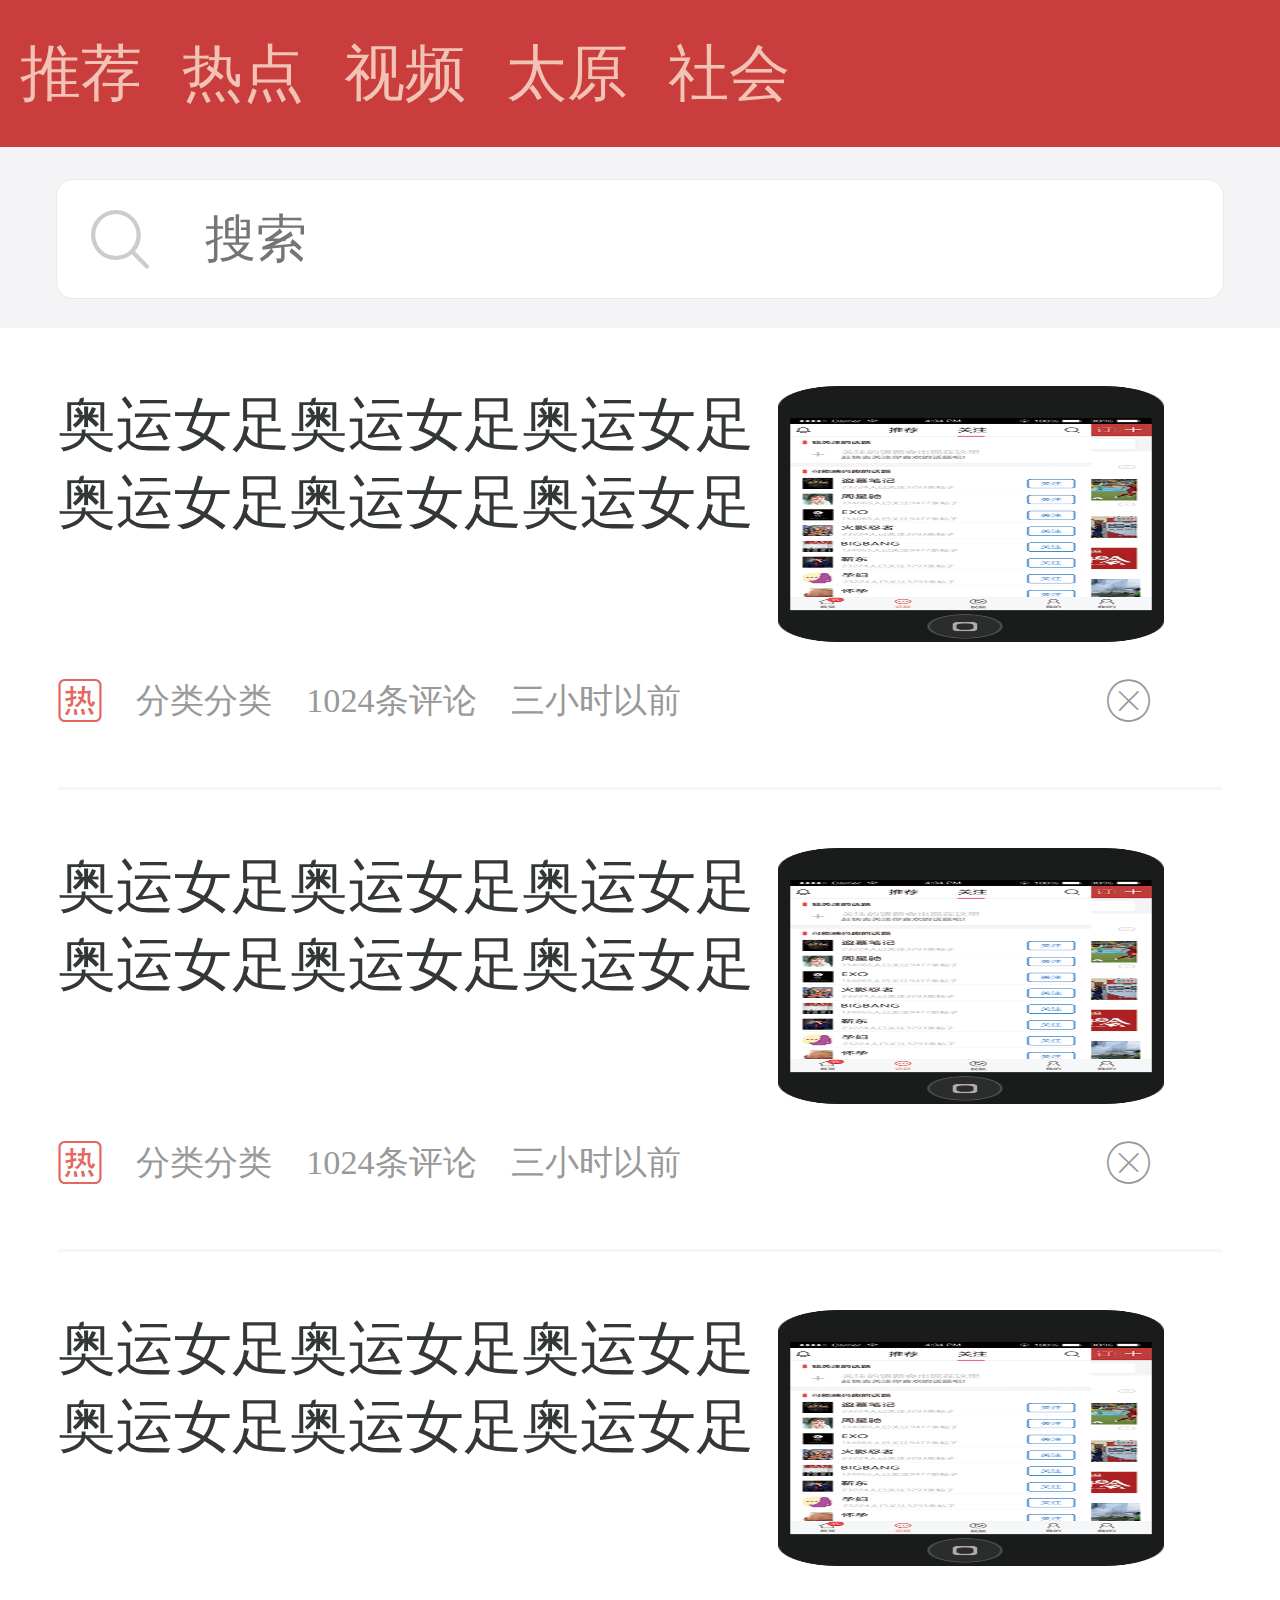
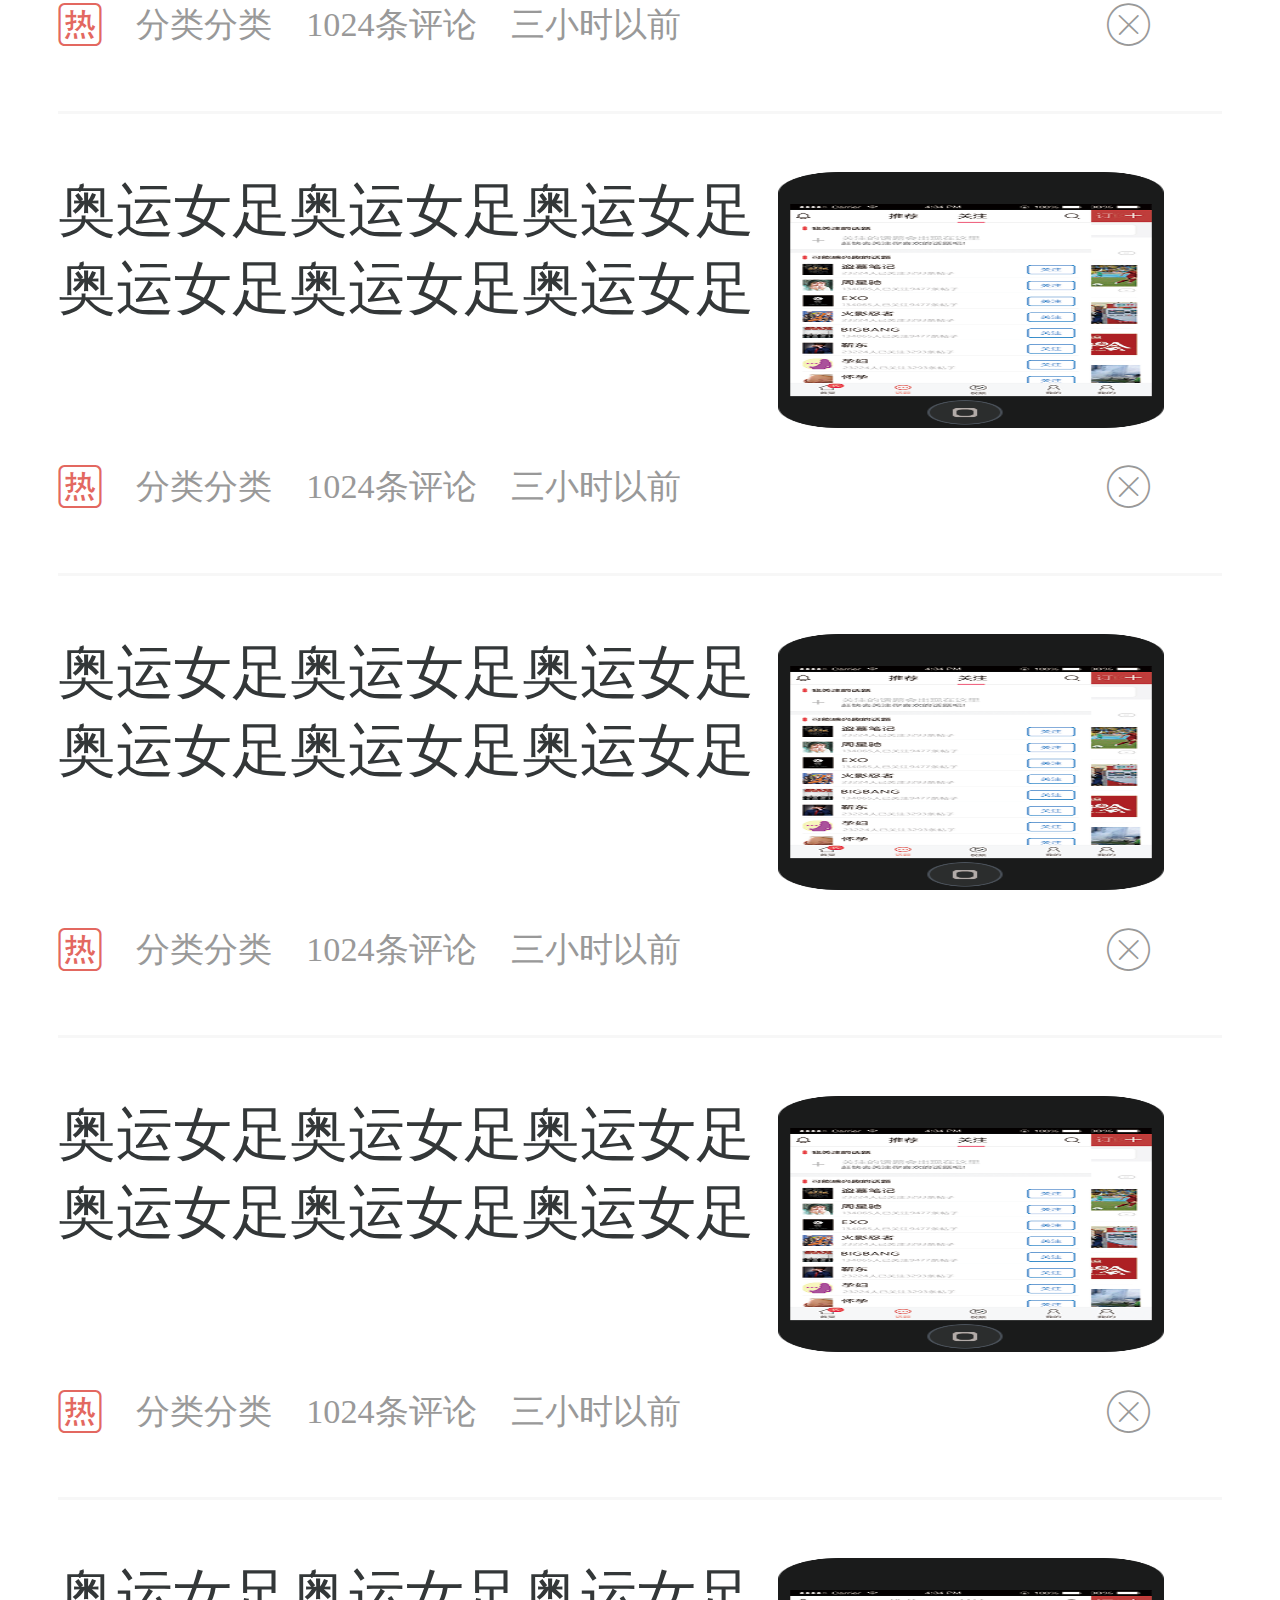
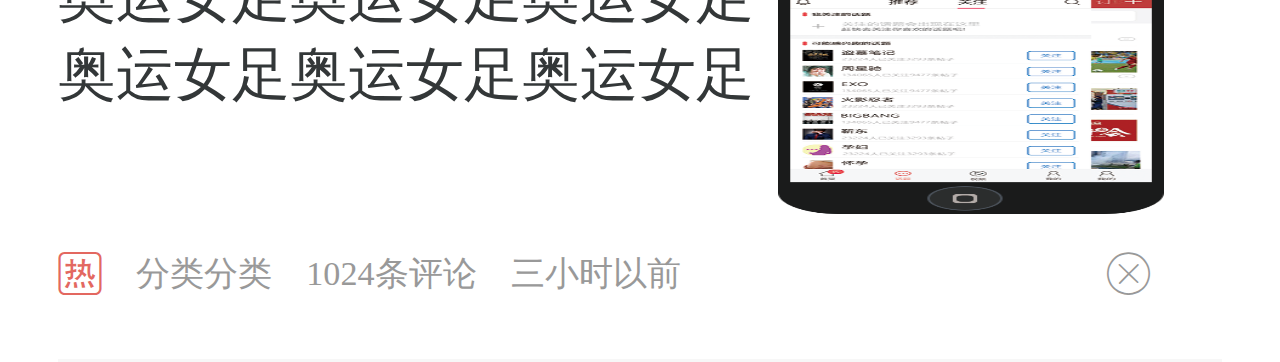
<file: index.html>
<!DOCTYPE html>
<html>
	<head>
		<meta charset="UTF-8">
		<title>列表页</title>
		<meta content="width=device-width, initial-scale=1.0, maximum-scale=1.0, user-scalable=0" name="viewport">
		 <link rel="stylesheet" type="text/css" href="css/font.css"/>
		 <script src="js/jquery-3.1.0.js"></script>
		 <script src='js/lib.js'></script>
	</head>
	<script>
		$(function(){
			resize(750);
		})
	</script>
	<style>
	    body{
	    	padding: 0;
	    	margin: 0;
	    	font-family: "微软雅黑";
	    }
		header{
			width: 100%;
			height: 0.86rem;
			background: #C93D3C;	
		}
		header nav{
			font-size: 0.36rem;
			float: left;
			padding-left: 20px;
			padding-right: 20px;
			line-height: 0.86rem;
			color:#F2C2B4;
		}
		ul{
			list-style: none;
			padding: 0;
			margin: 0;
		}
		.search{
			width: 100%;
			height: 1.06rem;
			background:#F4F4F6;
			overflow: hidden;
			
		}
		
		.search-input{
			width:6.84rem;
			height: 0.7rem;
			border:0.01rem solid #EAEAEA;
			box-sizing: border-box;
			margin: 0 auto;
			background: white;
			border-radius: 0.1rem;
			margin-top: 0.19rem;
			padding-left: 0.2rem;
		}
		.sear{
			display: block;float: left;
			height: 100%;
			width: 10%;
			font-size: 0.34rem;
			line-height: 0.7rem;
			color:#ccc;
		}
		.search-input input{
			border-radius: 0.1rem;
			width: 90%;
			height: 100%;
			border: 0;
			padding: 0;
			margin: 0;
			display: block;
			float: left;
			outline: none;
			font-size: 0.3rem;
		}
		.con{
			width: 100%;
			
		}
		.con ul{
			width: 100%;
			height: 100%;
		}
		.con-box{
			width: 100%;
			border-bottom: 0.02rem solid #F7F7F7;
			overflow: hidden;
		}
		.con li{
			overflow: hidden;
			box-sizing:border-box;
			padding-left: 0.34rem;
			padding-right:0.34rem;
			padding-top: 0.34rem;
			
		}
		.con-title{
			font-size: 0.34rem;
			width: 4.12rem;
			float: left;
			margin-right: 0.1rem;	
		}
		.con-title a{
			text-decoration: none;
			color: #333738;
		}
		.con-title-pic{
			width:2.26rem;
			height: 1.5rem;
			float: left;
		}
		.con-title-pic img{
			width: 100%;
			height: 100%;
		}
		.con-buttom{
			width: 100%;
			height: 0.5rem;
			float: left;
			margin-top: 0.15rem;
			margin-bottom: 0.2rem;
			line-height: 0.4rem;
		}
		.con-buttom .hot{
			display: block;
			font-size: 0.26rem;
			color:#E36860;
			float: left;
		}
		.title-fl{
			font-size: 0.2rem;
			display: block;
			margin-left: 0.2rem;
			color:#999999;
			float: left;
		}
		.title-pl{
			font-size: 0.2rem;
			display: block;
			margin-left: 0.2rem;
			color:#999999;
			float: left;
		}
		.title-time{
			font-size: 0.2rem;
			display: block;
			margin-left: 0.2rem;
			color:#999999;
			float: left;
		}
		.title-del{
			font-size: 0.25rem;
			display: block;
			margin-left: 2.5rem;
			color:#999999;
			float: left;
		}
	</style>
	<body>
		<header>
			<nav>推荐</nav>
			<nav>热点</nav>
			<nav>视频</nav>
			<nav>太原</nav>
			<nav>社会</nav>
		</header>
		<div class="search">
			<div class="search-input">
				<span class="sear"></span><input type="text" placeholder="搜索"/>
			</div>
		</div>
		<div class="con">
			<ul>
				<li>
					<div class="con-box">
						<div class="con-title">
						<a href="#">
							奥运女足奥运女足奥运女足奥运女足奥运女足奥运女足
						</a>
					</div>
					<div class="con-title-pic">
						<a href="#"><img src="img/yd11.png" alt="" /></a>
					</div>
					<div class="con-buttom">
						<span class="hot">
						</span>
						<span class='title-fl'>分类分类</span>
						<span class='title-pl'>1024条评论</span>
						<span class='title-time'>三小时以前</span>
						<span class='title-del del'></span>
					</div>
					</div>
				</li>
				<li>
					<div class="con-box">
						<div class="con-title">
						<a href="#">
							奥运女足奥运女足奥运女足奥运女足奥运女足奥运女足
						</a>
					</div>
					<div class="con-title-pic">
						<a href="#"><img src="img/yd11.png" alt="" /></a>
					</div>
					<div class="con-buttom">
						<span class="hot">
						</span>
						<span class='title-fl'>分类分类</span>
						<span class='title-pl'>1024条评论</span>
						<span class='title-time'>三小时以前</span>
						<span class='title-del del'></span>
					</div>
					</div>
				</li>
				<li>
					<div class="con-box">
						<div class="con-title">
						<a href="#">
							奥运女足奥运女足奥运女足奥运女足奥运女足奥运女足
						</a>
					</div>
					<div class="con-title-pic">
						<a href="#"><img src="img/yd11.png" alt="" /></a>
					</div>
					<div class="con-buttom">
						<span class="hot">
						</span>
						<span class='title-fl'>分类分类</span>
						<span class='title-pl'>1024条评论</span>
						<span class='title-time'>三小时以前</span>
						<span class='title-del del'></span>
					</div>
					</div>
				</li>
				<li>
					<div class="con-box">
						<div class="con-title">
						<a href="#">
							奥运女足奥运女足奥运女足奥运女足奥运女足奥运女足
						</a>
					</div>
					<div class="con-title-pic">
						<a href="#"><img src="img/yd11.png" alt="" /></a>
					</div>
					<div class="con-buttom">
						<span class="hot">
						</span>
						<span class='title-fl'>分类分类</span>
						<span class='title-pl'>1024条评论</span>
						<span class='title-time'>三小时以前</span>
						<span class='title-del del'></span>
					</div>
					</div>
				</li>
				<li>
					<div class="con-box">
						<div class="con-title">
						<a href="#">
							奥运女足奥运女足奥运女足奥运女足奥运女足奥运女足
						</a>
					</div>
					<div class="con-title-pic">
						<a href="#"><img src="img/yd11.png" alt="" /></a>
					</div>
					<div class="con-buttom">
						<span class="hot">
						</span>
						<span class='title-fl'>分类分类</span>
						<span class='title-pl'>1024条评论</span>
						<span class='title-time'>三小时以前</span>
						<span class='title-del del'></span>
					</div>
					</div>
				</li>
				<li>
					<div class="con-box">
						<div class="con-title">
						<a href="#">
							奥运女足奥运女足奥运女足奥运女足奥运女足奥运女足
						</a>
					</div>
					<div class="con-title-pic">
						<a href="#"><img src="img/yd11.png" alt="" /></a>
					</div>
					<div class="con-buttom">
						<span class="hot">
						</span>
						<span class='title-fl'>分类分类</span>
						<span class='title-pl'>1024条评论</span>
						<span class='title-time'>三小时以前</span>
						<span class='title-del del'></span>
					</div>
					</div>
				</li>
				<li>
					<div class="con-box">
						<div class="con-title">
						<a href="#">
							奥运女足奥运女足奥运女足奥运女足奥运女足奥运女足
						</a>
					</div>
					<div class="con-title-pic">
						<a href="#"><img src="img/yd11.png" alt="" /></a>
					</div>
					<div class="con-buttom">
						<span class="hot">
						</span>
						<span class='title-fl'>分类分类</span>
						<span class='title-pl'>1024条评论</span>
						<span class='title-time'>三小时以前</span>
						<span class='title-del del'></span>
					</div>
					</div>
				</li>
			</ul>
		</div>
	</body>
</html>
</file>
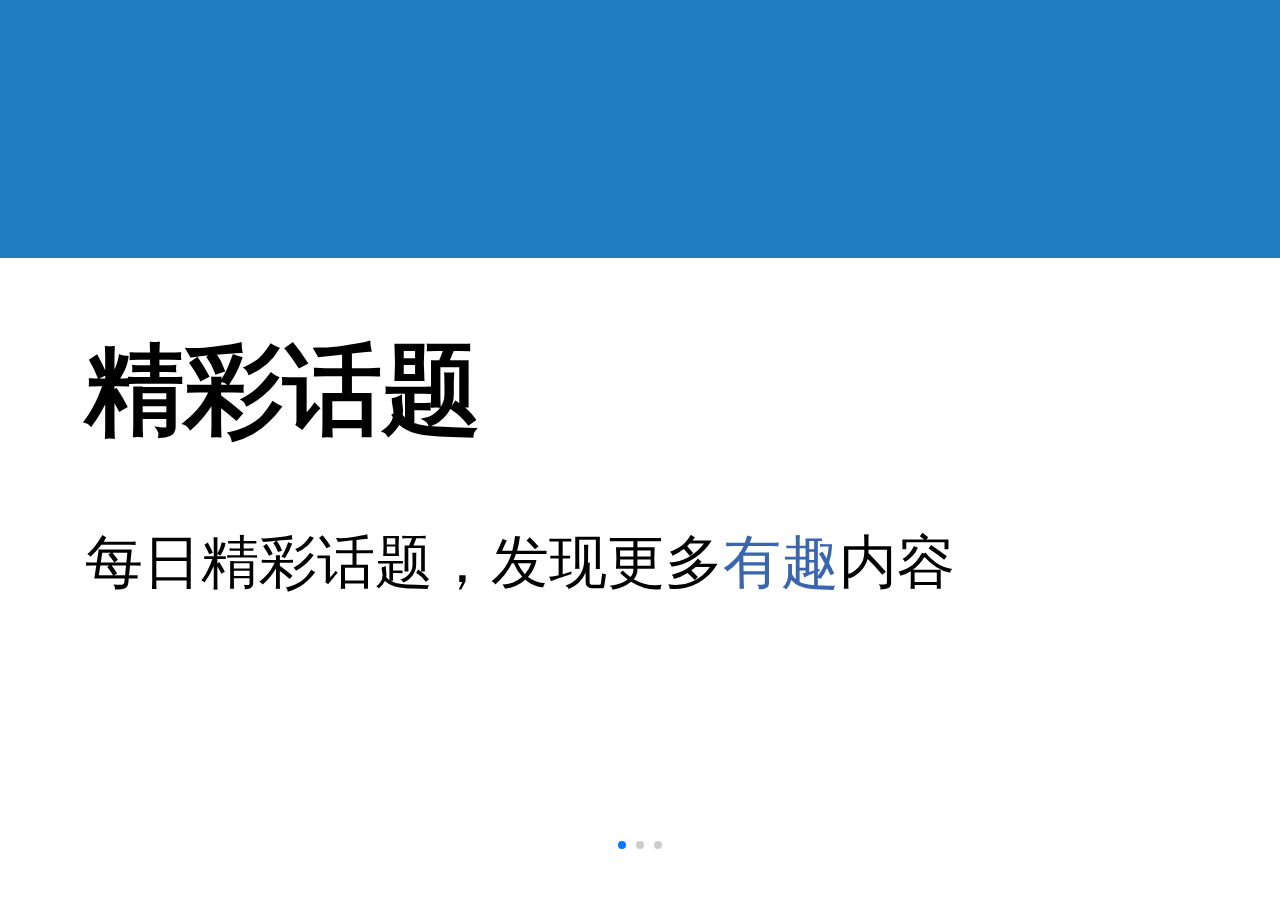
<file: start.html>
<!DOCTYPE html>
<html>
	<head>
		<meta charset="utf-8" />
		<title>开机导航</title>
		<meta content="width=device-width, initial-scale=1.0, maximum-scale=1.0, user-scalable=0" name="viewport">
		<link rel="stylesheet" type="text/css" href="css/lib.css"/>
		<link rel="stylesheet" type="text/css" href="css/swiper-3.4.0.min.css"/>
	    <link rel="stylesheet" type="text/css" href="css/animate.min.css"/>
	    <script src="js/jquery-3.1.0.js"></script>
	    <script src="js/swiper.min.js"></script>
	    <script src="js/animation.js"></script>
	    <script src='js/lib.js'></script>
	</head>
	<script>
	$(document).ready(function () {
	resize(750);	
    var swiper = new Swiper('.swiper-container', {
        pagination: '.swiper-pagination',
        paginationClickable: true,
        onInit: function(swiper){ //Swiper2.x的初始化是onFirstInit
    swiperAnimateCache(swiper); //隐藏动画元素 
    swiperAnimate(swiper); //初始化完成开始动画
  }, 
  onSlideChangeEnd: function(swiper){ 
    swiperAnimate(swiper); //每个slide切换结束时也运行当前slide动画
  },
  onReachEnd: function(swiper){
     setTimeout(function(){
     	location.href='index.html';
     },2000)
    }
  })   
    });
    
	</script>
	<style type="text/css">
		.swiper-container{
			width: 100%;
			height: 100%;
		}
		.swiper-wrapper{
			height: 100%;
			width: 100%;
		}
		.swiper-slide{
			background:#207CC1;
		}
		.swiper-wrapper .swiper-slide:nth-child(1){
			
		}
		.swiper-slide{
			font-size: 0.16rem;
			position:relative
		}
		.swiper-left{
			width: 3.38rem;
			left:0.91rem;
			position: absolute;
			top: 2.39rem;
		}
		.swiper-right{
			position: absolute;
			right:0.56rem;
			top:2.17rem;
		}
		.swiper-right img{
			width: 3.95rem;
			
		}
		.swiper-left img{
			width: 3.38rem;
		}
		.swiper-bottom h1{
			font-size:0.58rem;
		}
		.swiper-bottom{
			width: 100%;
			height: 3.76rem;
			background: white;
			position: absolute;
			bottom: 0;
			box-sizing: border-box;
			padding-left: 0.5rem;
		}
		.swiper-bottom p{
			font-size:0.34rem;
		}
		.swiper-bottom span{
			color:#3A65AF;
		}
	</style>
	<body>
		 <div class="swiper-container">
         <div class="swiper-wrapper">
            <div class="swiper-slide">
            	<div class="swiper-left ani" swiper-animate-effect="bounceInLeft" swiper-animate-duration="0.5s" swiper-animate-delay="0">
            		<img src="img/yd11.png"/>
            	</div>
            	<div class="swiper-right ani" swiper-animate-effect="bounceInRight" swiper-animate-duration="0.5s" swiper-animate-delay="0">
            		<img src="img/yd12.png"/>
            	</div>
            	<div class="swiper-bottom">
            		<h1 class='ani' swiper-animate-effect="rollIn" swiper-animate-duration="0.5s" swiper-animate-delay="0">精彩话题</h1>
            		<p class='ani' swiper-animate-effect="bounceInUp" swiper-animate-duration="0.5s" swiper-animate-delay="0">每日精彩话题，发现更多<span>有趣</span>内容</p>
            	</div>
            </div>
            <div class="swiper-slide">
            	<div class="swiper-left ani" swiper-animate-effect="slideInLeft" swiper-animate-duration="0.5s" swiper-animate-delay="0">
            		<img src="img/yd22_06.png"/>
            	</div>
            	<div class="swiper-right ani" swiper-animate-effect="slideInRight" swiper-animate-duration="0.5s" swiper-animate-delay="0">
            		<img src="img/yd21_03.png"/>
            	</div>
            	<div class="swiper-bottom">
            		<h1 class='ani' swiper-animate-effect="rollIn" swiper-animate-duration="0.5s" swiper-animate-delay="0">首页推荐</h1>
            		<p class='ani' swiper-animate-effect="bounceInUp" swiper-animate-duration="0.5s" swiper-animate-delay="0">每日热门资讯，发现更多<span>有趣</span>内容</p>
            	</div>
            </div>
            <div class="swiper-slide">
            	<div class="swiper-left ani" swiper-animate-effect="bounceInLeft" swiper-animate-duration="0.5s" swiper-animate-delay="0">
            		<img src="img/yd31_03.png"/>
            	</div>
            	<div class="swiper-right ani" swiper-animate-effect="bounceInRight" swiper-animate-duration="0.5s" swiper-animate-delay="0">
            		<img src="img/yd32_03.png"/>
            	</div>
            	<div class="swiper-bottom">
            		<h1 class='ani' swiper-animate-effect="rollIn" swiper-animate-duration="0.5s" swiper-animate-delay="0">热门视频</h1>
            		<p class='ani' swiper-animate-effect="bounceInUp" swiper-animate-duration="0.5s" swiper-animate-delay="0">每日热门视频，发现更多<span>有趣</span>内容</p>
            	</div>
            </div>
        </div>
        <div class="swiper-pagination"></div>
    </div>
	</body>
</html>
</file>
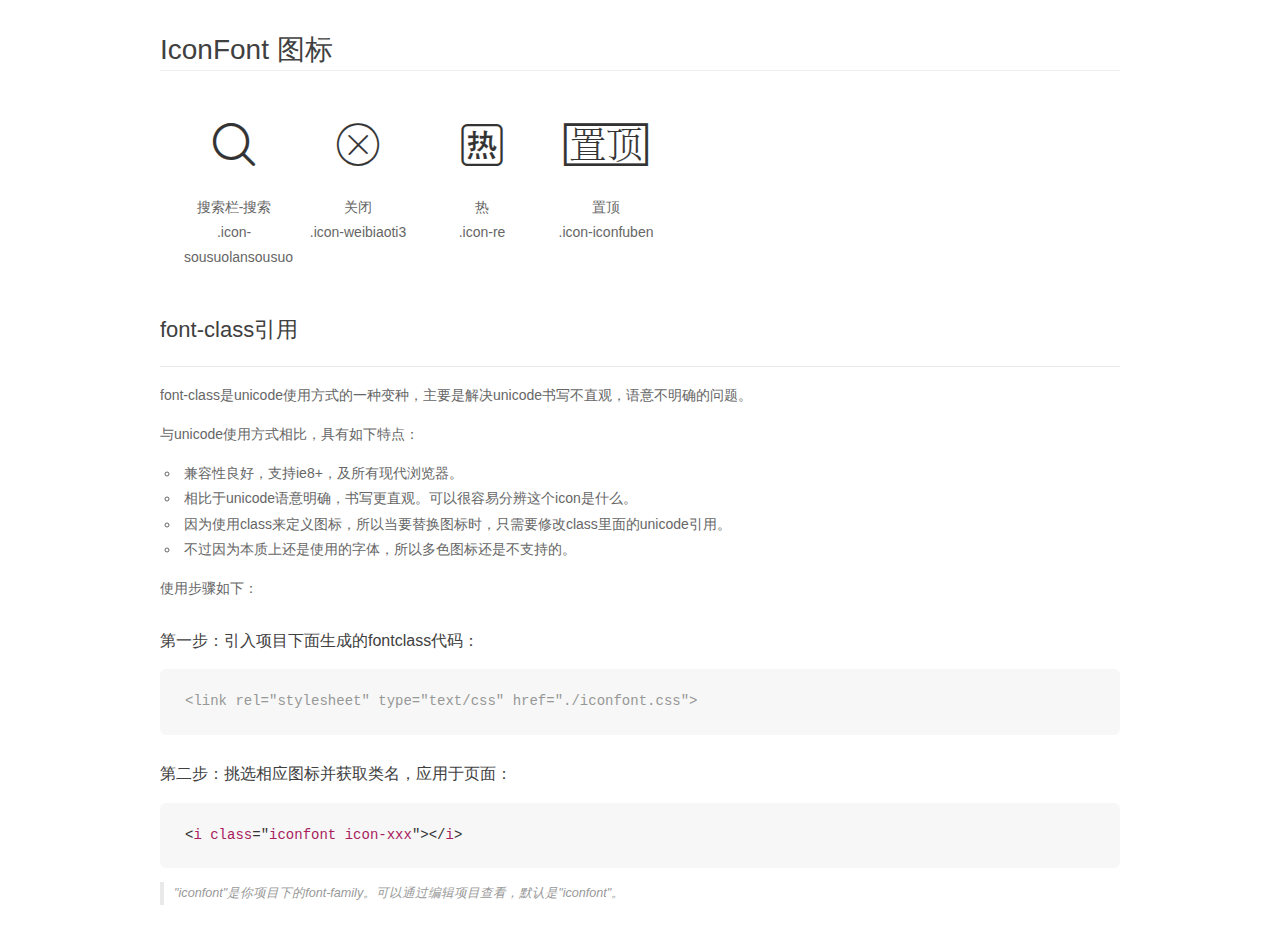
<file: css/font/demo_fontclass.html>
<!DOCTYPE html>
<html>
<head>
    <meta charset="utf-8"/>
    <title>IconFont</title>
    <link rel="stylesheet" href="demo.css">
    <link rel="stylesheet" href="iconfont.css">
</head>
<body>
    <div class="main markdown">
        <h1>IconFont 图标</h1>
        <ul class="icon_lists clear">
            
                <li>
                <i class="icon iconfont icon-sousuolansousuo"></i>
                    <div class="name">搜索栏-搜索</div>
                    <div class="fontclass">.icon-sousuolansousuo</div>
                </li>
            
                <li>
                <i class="icon iconfont icon-weibiaoti3"></i>
                    <div class="name">关闭</div>
                    <div class="fontclass">.icon-weibiaoti3</div>
                </li>
            
                <li>
                <i class="icon iconfont icon-re"></i>
                    <div class="name">热</div>
                    <div class="fontclass">.icon-re</div>
                </li>
            
                <li>
                <i class="icon iconfont icon-iconfuben"></i>
                    <div class="name">置顶</div>
                    <div class="fontclass">.icon-iconfuben</div>
                </li>
            
        </ul>

        <h2 id="font-class-">font-class引用</h2>
        <hr>

        <p>font-class是unicode使用方式的一种变种，主要是解决unicode书写不直观，语意不明确的问题。</p>
        <p>与unicode使用方式相比，具有如下特点：</p>
        <ul>
        <li>兼容性良好，支持ie8+，及所有现代浏览器。</li>
        <li>相比于unicode语意明确，书写更直观。可以很容易分辨这个icon是什么。</li>
        <li>因为使用class来定义图标，所以当要替换图标时，只需要修改class里面的unicode引用。</li>
        <li>不过因为本质上还是使用的字体，所以多色图标还是不支持的。</li>
        </ul>
        <p>使用步骤如下：</p>
        <h3 id="-fontclass-">第一步：引入项目下面生成的fontclass代码：</h3>


        <pre><code class="lang-js hljs javascript"><span class="hljs-comment">&lt;link rel="stylesheet" type="text/css" href="./iconfont.css"&gt;</span></code></pre>
        <h3 id="-">第二步：挑选相应图标并获取类名，应用于页面：</h3>
        <pre><code class="lang-css hljs">&lt;<span class="hljs-selector-tag">i</span> <span class="hljs-selector-tag">class</span>="<span class="hljs-selector-tag">iconfont</span> <span class="hljs-selector-tag">icon-xxx</span>"&gt;&lt;/<span class="hljs-selector-tag">i</span>&gt;</code></pre>
        <blockquote>
        <p>"iconfont"是你项目下的font-family。可以通过编辑项目查看，默认是"iconfont"。</p>
        </blockquote>
    </div>
</body>
</html>
</file>
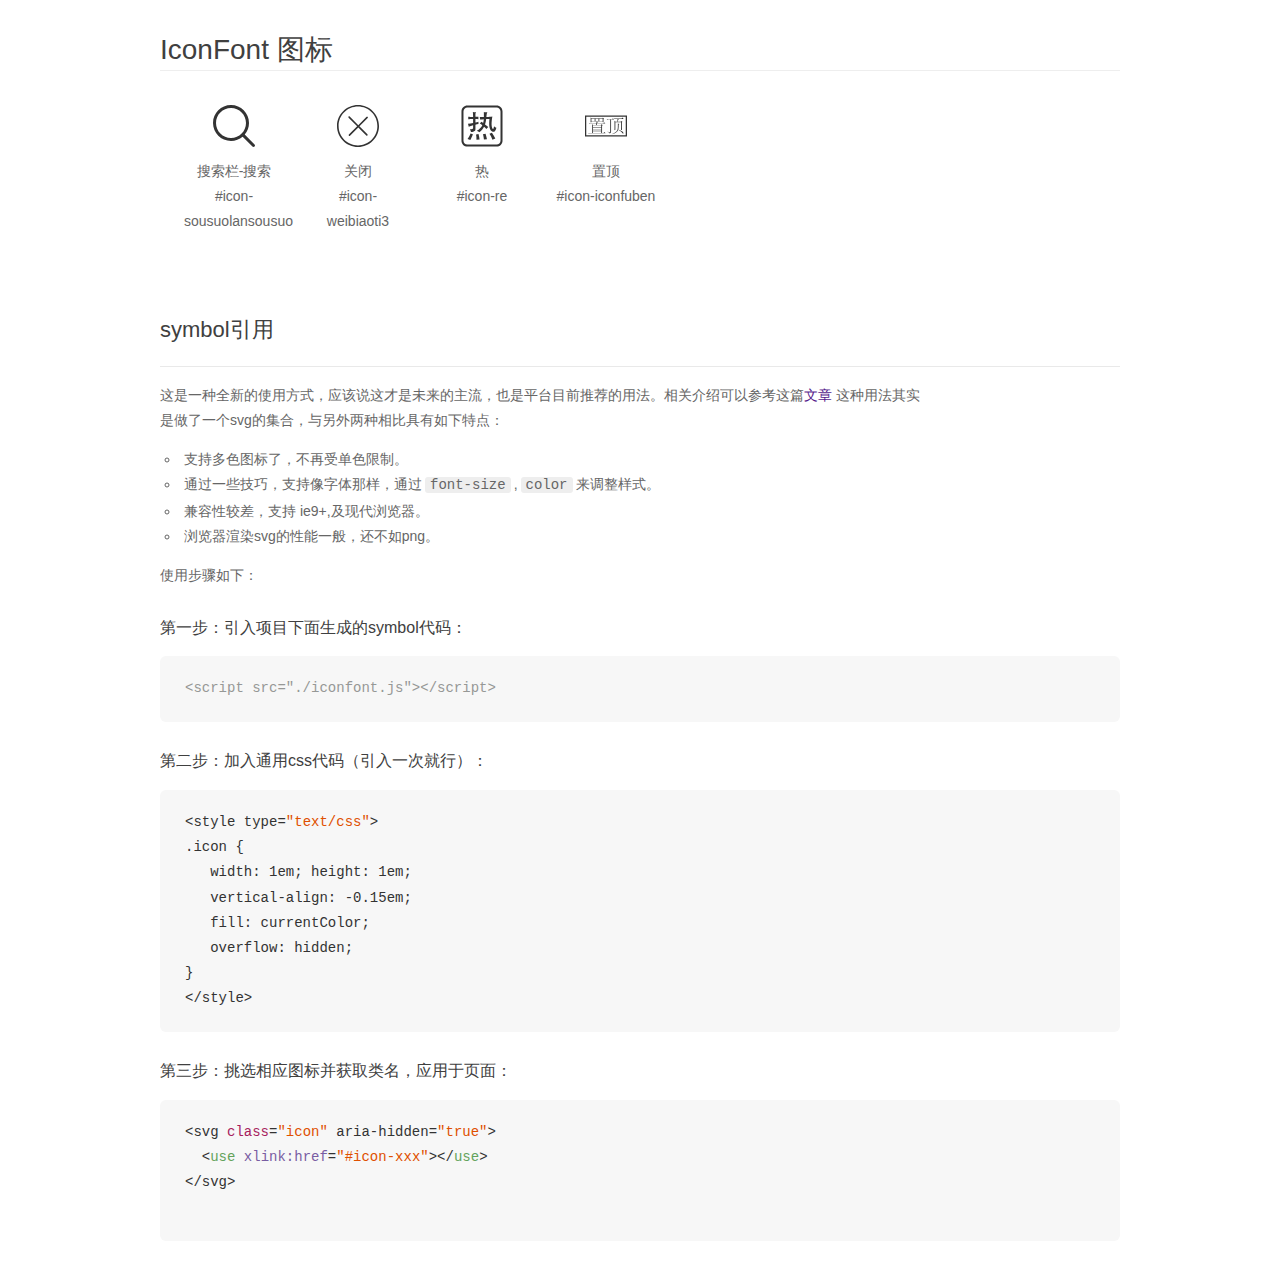
<file: css/font/demo_symbol.html>
<!DOCTYPE html>
<html>
<head>
    <meta charset="utf-8"/>
    <title>IconFont</title>
    <link rel="stylesheet" href="demo.css">
    <script src="iconfont.js"></script>

    <style type="text/css">
        .icon {
          /* 通过设置 font-size 来改变图标大小 */
          width: 1em; height: 1em;
          /* 图标和文字相邻时，垂直对齐 */
          vertical-align: -0.15em;
          /* 通过设置 color 来改变 SVG 的颜色/fill */
          fill: currentColor;
          /* path 和 stroke 溢出 viewBox 部分在 IE 下会显示
             normalize.css 中也包含这行 */
          overflow: hidden;
        }

    </style>
</head>
<body>
    <div class="main markdown">
        <h1>IconFont 图标</h1>
        <ul class="icon_lists clear">
            
                <li>
                    <svg class="icon" aria-hidden="true">
                        <use xlink:href="#icon-sousuolansousuo"></use>
                    </svg>
                    <div class="name">搜索栏-搜索</div>
                    <div class="fontclass">#icon-sousuolansousuo</div>
                </li>
            
                <li>
                    <svg class="icon" aria-hidden="true">
                        <use xlink:href="#icon-weibiaoti3"></use>
                    </svg>
                    <div class="name">关闭</div>
                    <div class="fontclass">#icon-weibiaoti3</div>
                </li>
            
                <li>
                    <svg class="icon" aria-hidden="true">
                        <use xlink:href="#icon-re"></use>
                    </svg>
                    <div class="name">热</div>
                    <div class="fontclass">#icon-re</div>
                </li>
            
                <li>
                    <svg class="icon" aria-hidden="true">
                        <use xlink:href="#icon-iconfuben"></use>
                    </svg>
                    <div class="name">置顶</div>
                    <div class="fontclass">#icon-iconfuben</div>
                </li>
            
        </ul>


        <h2 id="symbol-">symbol引用</h2>
        <hr>

        <p>这是一种全新的使用方式，应该说这才是未来的主流，也是平台目前推荐的用法。相关介绍可以参考这篇<a href="">文章</a>
        这种用法其实是做了一个svg的集合，与另外两种相比具有如下特点：</p>
        <ul>
          <li>支持多色图标了，不再受单色限制。</li>
          <li>通过一些技巧，支持像字体那样，通过<code>font-size</code>,<code>color</code>来调整样式。</li>
          <li>兼容性较差，支持 ie9+,及现代浏览器。</li>
          <li>浏览器渲染svg的性能一般，还不如png。</li>
        </ul>
        <p>使用步骤如下：</p>
        <h3 id="-symbol-">第一步：引入项目下面生成的symbol代码：</h3>
        <pre><code class="lang-js hljs javascript"><span class="hljs-comment">&lt;script src="./iconfont.js"&gt;&lt;/script&gt;</span></code></pre>
        <h3 id="-css-">第二步：加入通用css代码（引入一次就行）：</h3>
        <pre><code class="lang-js hljs javascript">&lt;style type=<span class="hljs-string">"text/css"</span>&gt;
.icon {
   width: <span class="hljs-number">1</span>em; height: <span class="hljs-number">1</span>em;
   vertical-align: <span class="hljs-number">-0.15</span>em;
   fill: currentColor;
   overflow: hidden;
}
&lt;<span class="hljs-regexp">/style&gt;</span></code></pre>
        <h3 id="-">第三步：挑选相应图标并获取类名，应用于页面：</h3>
        <pre><code class="lang-js hljs javascript">&lt;svg <span class="hljs-class"><span class="hljs-keyword">class</span></span>=<span class="hljs-string">"icon"</span> aria-hidden=<span class="hljs-string">"true"</span>&gt;<span class="xml"><span class="hljs-tag">
  &lt;<span class="hljs-name">use</span> <span class="hljs-attr">xlink:href</span>=<span class="hljs-string">"#icon-xxx"</span>&gt;</span><span class="hljs-tag">&lt;/<span class="hljs-name">use</span>&gt;</span>
</span>&lt;<span class="hljs-regexp">/svg&gt;
        </span></code></pre>
    </div>
</body>
</html>
</file>
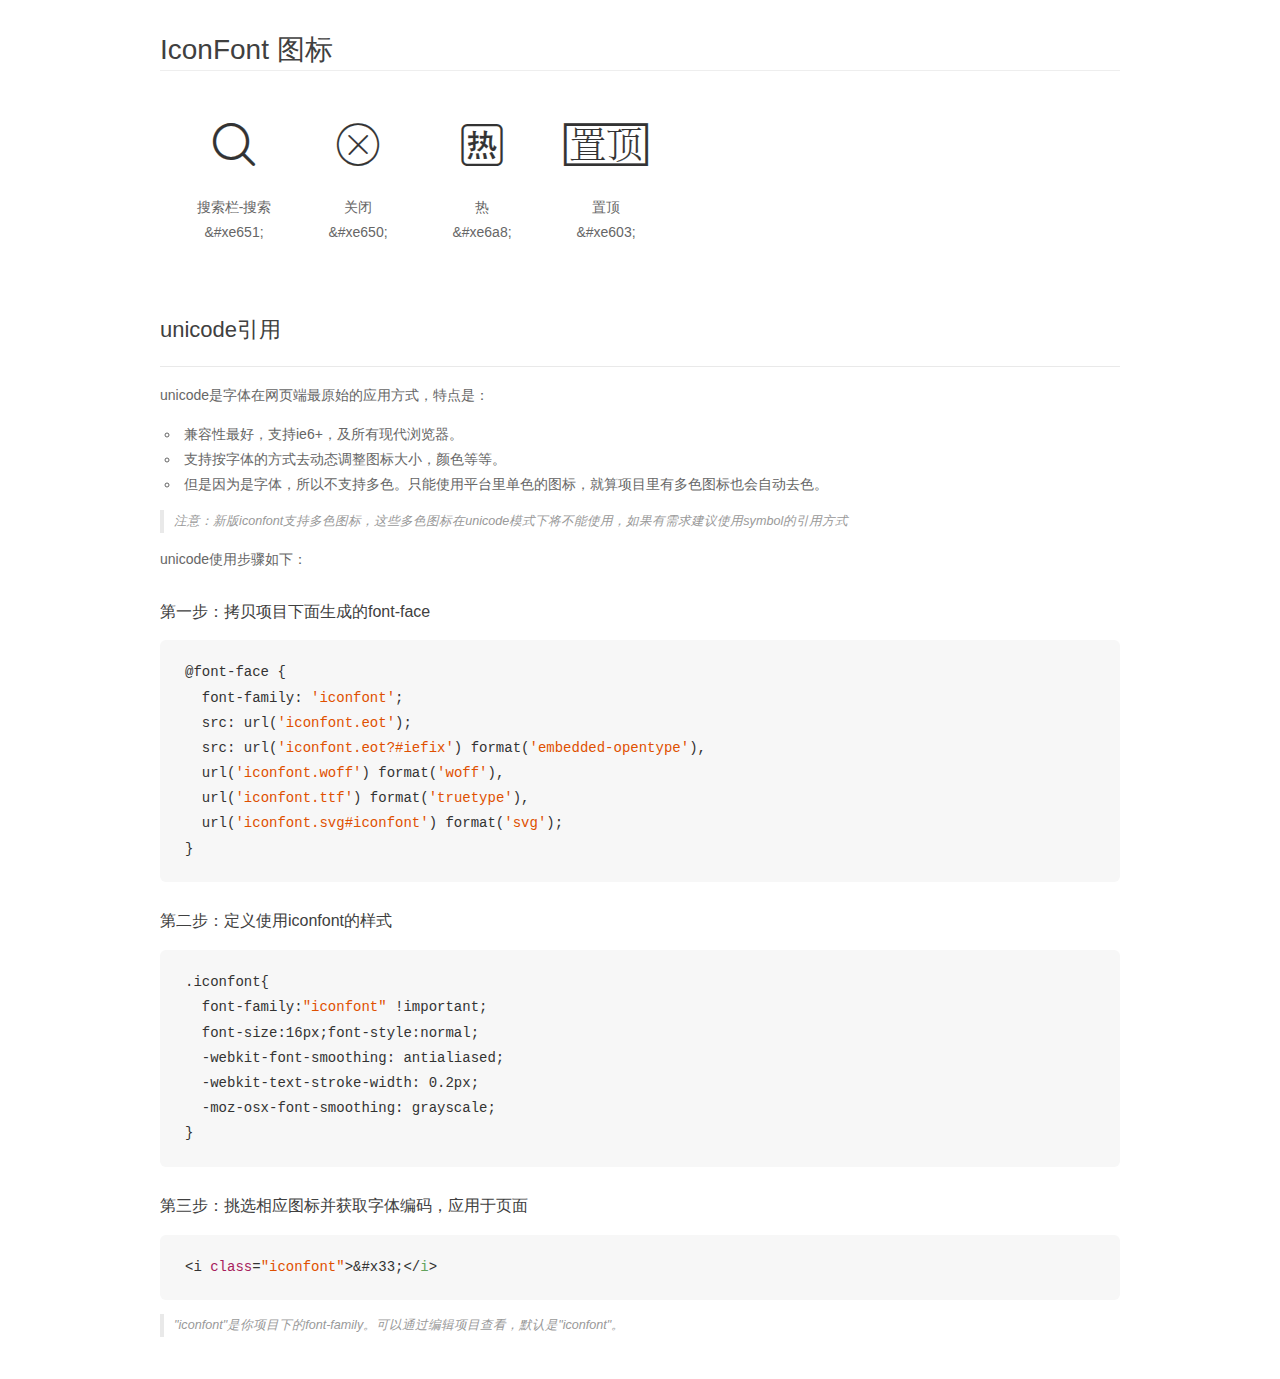
<file: css/font/demo_unicode.html>
<!DOCTYPE html>
<html>
<head>
    <meta charset="utf-8"/>
    <title>IconFont</title>
    <link rel="stylesheet" href="demo.css">

    <style type="text/css">

        @font-face {font-family: "iconfont";
          src: url('iconfont.eot'); /* IE9*/
          src: url('iconfont.eot#iefix') format('embedded-opentype'), /* IE6-IE8 */
          url('iconfont.woff') format('woff'), /* chrome, firefox */
          url('iconfont.ttf') format('truetype'), /* chrome, firefox, opera, Safari, Android, iOS 4.2+*/
          url('iconfont.svg#iconfont') format('svg'); /* iOS 4.1- */
        }

        .iconfont {
          font-family:"iconfont" !important;
          font-size:16px;
          font-style:normal;
          -webkit-font-smoothing: antialiased;
          -webkit-text-stroke-width: 0.2px;
          -moz-osx-font-smoothing: grayscale;
        }

    </style>
</head>
<body>
    <div class="main markdown">
        <h1>IconFont 图标</h1>
        <ul class="icon_lists clear">
            
                <li>
                <i class="icon iconfont">&#xe651;</i>
                    <div class="name">搜索栏-搜索</div>
                    <div class="code">&amp;#xe651;</div>
                </li>
            
                <li>
                <i class="icon iconfont">&#xe650;</i>
                    <div class="name">关闭</div>
                    <div class="code">&amp;#xe650;</div>
                </li>
            
                <li>
                <i class="icon iconfont">&#xe6a8;</i>
                    <div class="name">热</div>
                    <div class="code">&amp;#xe6a8;</div>
                </li>
            
                <li>
                <i class="icon iconfont">&#xe603;</i>
                    <div class="name">置顶</div>
                    <div class="code">&amp;#xe603;</div>
                </li>
            
        </ul>
        <h2 id="unicode-">unicode引用</h2>
        <hr>

        <p>unicode是字体在网页端最原始的应用方式，特点是：</p>
        <ul>
        <li>兼容性最好，支持ie6+，及所有现代浏览器。</li>
        <li>支持按字体的方式去动态调整图标大小，颜色等等。</li>
        <li>但是因为是字体，所以不支持多色。只能使用平台里单色的图标，就算项目里有多色图标也会自动去色。</li>
        </ul>
        <blockquote>
        <p>注意：新版iconfont支持多色图标，这些多色图标在unicode模式下将不能使用，如果有需求建议使用symbol的引用方式</p>
        </blockquote>
        <p>unicode使用步骤如下：</p>
        <h3 id="-font-face">第一步：拷贝项目下面生成的font-face</h3>
        <pre><code class="lang-js hljs javascript">@font-face {
  font-family: <span class="hljs-string">'iconfont'</span>;
  src: url(<span class="hljs-string">'iconfont.eot'</span>);
  src: url(<span class="hljs-string">'iconfont.eot?#iefix'</span>) format(<span class="hljs-string">'embedded-opentype'</span>),
  url(<span class="hljs-string">'iconfont.woff'</span>) format(<span class="hljs-string">'woff'</span>),
  url(<span class="hljs-string">'iconfont.ttf'</span>) format(<span class="hljs-string">'truetype'</span>),
  url(<span class="hljs-string">'iconfont.svg#iconfont'</span>) format(<span class="hljs-string">'svg'</span>);
}
</code></pre>
        <h3 id="-iconfont-">第二步：定义使用iconfont的样式</h3>
        <pre><code class="lang-js hljs javascript">.iconfont{
  font-family:<span class="hljs-string">"iconfont"</span> !important;
  font-size:<span class="hljs-number">16</span>px;font-style:normal;
  -webkit-font-smoothing: antialiased;
  -webkit-text-stroke-width: <span class="hljs-number">0.2</span>px;
  -moz-osx-font-smoothing: grayscale;
}
</code></pre>
        <h3 id="-">第三步：挑选相应图标并获取字体编码，应用于页面</h3>
        <pre><code class="lang-js hljs javascript">&lt;i <span class="hljs-class"><span class="hljs-keyword">class</span></span>=<span class="hljs-string">"iconfont"</span>&gt;&amp;#x33;<span class="xml"><span class="hljs-tag">&lt;/<span class="hljs-name">i</span>&gt;</span></span></code></pre>

        <blockquote>
        <p>"iconfont"是你项目下的font-family。可以通过编辑项目查看，默认是"iconfont"。</p>
        </blockquote>
    </div>


</body>
</html>
</file>
<file: css/font.css>
@font-face {
  font-family: 'iconfont';  /* project id 194476 */
  src: url('font/iconfont.eot');
  src: url('font/iconfont.eot?#iefix') format('embedded-opentype'),
  url('font/iconfont.woff') format('woff'),
  url('font/iconfont.ttf') format('truetype'),
  url('font/iconfont.svg#iconfont') format('svg');
}

.sear{
	font-family: 'iconfont';
}
.sear:before{
	content: '\e651';
}
.hot{
	font-family: 'iconfont';
}
.hot:before{
	content: '\e6a8';
}
.del{
	font-family: 'iconfont';
}
.del:before{
	content:'\e650';
}
</file>
<file: css/lib.css>
body,html{
	    	width:100%;
	    	height: 100%;
	    	padding: 0;
	    	margin: 0;
	    	font-family: "微软雅黑";
	    }
</file>
<file: css/font/iconfont.css>
@font-face {font-family: "iconfont";
  src: url('iconfont.eot?t=1480843024982'); /* IE9*/
  src: url('iconfont.eot?t=1480843024982#iefix') format('embedded-opentype'), /* IE6-IE8 */
  url('iconfont.woff?t=1480843024982') format('woff'), /* chrome, firefox */
  url('iconfont.ttf?t=1480843024982') format('truetype'), /* chrome, firefox, opera, Safari, Android, iOS 4.2+*/
  url('iconfont.svg?t=1480843024982#iconfont') format('svg'); /* iOS 4.1- */
}

.iconfont {
  font-family:"iconfont" !important;
  font-size:16px;
  font-style:normal;
  -webkit-font-smoothing: antialiased;
  -webkit-text-stroke-width: 0.2px;
  -moz-osx-font-smoothing: grayscale;
}

.icon-sousuolansousuo:before { content: "\e651"; }

.icon-weibiaoti3:before { content: "\e650"; }

.icon-re:before { content: "\e6a8"; }

.icon-iconfuben:before { content: "\e603"; }
</file>
<file: css/font/demo.css>
*{margin: 0;padding: 0;list-style: none;}
/*
KISSY CSS Reset
理念：1. reset 的目的不是清除浏览器的默认样式，这仅是部分工作。清除和重置是紧密不可分的。
2. reset 的目的不是让默认样式在所有浏览器下一致，而是减少默认样式有可能带来的问题。
3. reset 期望提供一套普适通用的基础样式。但没有银弹，推荐根据具体需求，裁剪和修改后再使用。
特色：1. 适应中文；2. 基于最新主流浏览器。
维护：玉伯<lifesinger@gmail.com>, 正淳<ragecarrier@gmail.com>
 */

/** 清除内外边距 **/
body, h1, h2, h3, h4, h5, h6, hr, p, blockquote, /* structural elements 结构元素 */
dl, dt, dd, ul, ol, li, /* list elements 列表元素 */
pre, /* text formatting elements 文本格式元素 */
form, fieldset, legend, button, input, textarea, /* form elements 表单元素 */
th, td /* table elements 表格元素 */ {
  margin: 0;
  padding: 0;
}

/** 设置默认字体 **/
body,
button, input, select, textarea /* for ie */ {
  font: 12px/1.5 tahoma, arial, \5b8b\4f53, sans-serif;
}
h1, h2, h3, h4, h5, h6 { font-size: 100%; }
address, cite, dfn, em, var { font-style: normal; } /* 将斜体扶正 */
code, kbd, pre, samp { font-family: courier new, courier, monospace; } /* 统一等宽字体 */
small { font-size: 12px; } /* 小于 12px 的中文很难阅读，让 small 正常化 */

/** 重置列表元素 **/
ul, ol { list-style: none; }

/** 重置文本格式元素 **/
a { text-decoration: none; }
a:hover { text-decoration: underline; }


/** 重置表单元素 **/
legend { color: #000; } /* for ie6 */
fieldset, img { border: 0; } /* img 搭车：让链接里的 img 无边框 */
button, input, select, textarea { font-size: 100%; } /* 使得表单元素在 ie 下能继承字体大小 */
/* 注：optgroup 无法扶正 */

/** 重置表格元素 **/
table { border-collapse: collapse; border-spacing: 0; }

/* 清除浮动 */
.ks-clear:after, .clear:after {
  content: '\20';
  display: block;
  height: 0;
  clear: both;
}
.ks-clear, .clear {
  *zoom: 1;
}

.main {
  padding: 30px 100px;
width: 960px;
margin: 0 auto;
}
.main h1{font-size:36px; color:#333; text-align:left;margin-bottom:30px; border-bottom: 1px solid #eee;}

.helps{margin-top:40px;}
.helps pre{
  padding:20px;
  margin:10px 0;
  border:solid 1px #e7e1cd;
  background-color: #fffdef;
  overflow: auto;
}

.icon_lists{
  width: 100% !important;

}

.icon_lists li{
  float:left;
  width: 100px;
  height:180px;
  text-align: center;
  list-style: none !important;
}
.icon_lists .icon{
  font-size: 42px;
  line-height: 100px;
  margin: 10px 0;
  color:#333;
  -webkit-transition: font-size 0.25s ease-out 0s;
  -moz-transition: font-size 0.25s ease-out 0s;
  transition: font-size 0.25s ease-out 0s;

}
.icon_lists .icon:hover{
  font-size: 100px;
}



.markdown {
  color: #666;
  font-size: 14px;
  line-height: 1.8;
}

.highlight {
  line-height: 1.5;
}

.markdown img {
  vertical-align: middle;
  max-width: 100%;
}

.markdown h1 {
  color: #404040;
  font-weight: 500;
  line-height: 40px;
  margin-bottom: 24px;
}

.markdown h2,
.markdown h3,
.markdown h4,
.markdown h5,
.markdown h6 {
  color: #404040;
  margin: 1.6em 0 0.6em 0;
  font-weight: 500;
  clear: both;
}

.markdown h1 {
  font-size: 28px;
}

.markdown h2 {
  font-size: 22px;
}

.markdown h3 {
  font-size: 16px;
}

.markdown h4 {
  font-size: 14px;
}

.markdown h5 {
  font-size: 12px;
}

.markdown h6 {
  font-size: 12px;
}

.markdown hr {
  height: 1px;
  border: 0;
  background: #e9e9e9;
  margin: 16px 0;
  clear: both;
}

.markdown p,
.markdown pre {
  margin: 1em 0;
}

.markdown > p,
.markdown > blockquote,
.markdown > .highlight,
.markdown > ol,
.markdown > ul {
  width: 80%;
}

.markdown ul > li {
  list-style: circle;
}

.markdown > ul li,
.markdown blockquote ul > li {
  margin-left: 20px;
  padding-left: 4px;
}

.markdown > ul li p,
.markdown > ol li p {
  margin: 0.6em 0;
}

.markdown ol > li {
  list-style: decimal;
}

.markdown > ol li,
.markdown blockquote ol > li {
  margin-left: 20px;
  padding-left: 4px;
}

.markdown code {
  margin: 0 3px;
  padding: 0 5px;
  background: #eee;
  border-radius: 3px;
}

.markdown pre {
  border-radius: 6px;
  background: #f7f7f7;
  padding: 20px;
}

.markdown pre code {
  border: none;
  background: #f7f7f7;
  margin: 0;
}

.markdown strong,
.markdown b {
  font-weight: 600;
}

.markdown > table {
  border-collapse: collapse;
  border-spacing: 0px;
  empty-cells: show;
  border: 1px solid #e9e9e9;
  width: 95%;
  margin-bottom: 24px;
}

.markdown > table th {
  white-space: nowrap;
  color: #333;
  font-weight: 600;

}

.markdown > table th,
.markdown > table td {
  border: 1px solid #e9e9e9;
  padding: 8px 16px;
  text-align: left;
}

.markdown > table th {
  background: #F7F7F7;
}

.markdown blockquote {
  font-size: 90%;
  color: #999;
  border-left: 4px solid #e9e9e9;
  padding-left: 0.8em;
  margin: 1em 0;
  font-style: italic;
}

.markdown blockquote p {
  margin: 0;
}

.markdown .anchor {
  opacity: 0;
  transition: opacity 0.3s ease;
  margin-left: 8px;
}

.markdown .waiting {
  color: #ccc;
}

.markdown h1:hover .anchor,
.markdown h2:hover .anchor,
.markdown h3:hover .anchor,
.markdown h4:hover .anchor,
.markdown h5:hover .anchor,
.markdown h6:hover .anchor {
  opacity: 1;
  display: inline-block;
}

.markdown > br,
.markdown > p > br {
  clear: both;
}


.hljs {
  display: block;
  background: white;
  padding: 0.5em;
  color: #333333;
  overflow-x: auto;
}

.hljs-comment,
.hljs-meta {
  color: #969896;
}

.hljs-string,
.hljs-variable,
.hljs-template-variable,
.hljs-strong,
.hljs-emphasis,
.hljs-quote {
  color: #df5000;
}

.hljs-keyword,
.hljs-selector-tag,
.hljs-type {
  color: #a71d5d;
}

.hljs-literal,
.hljs-symbol,
.hljs-bullet,
.hljs-attribute {
  color: #0086b3;
}

.hljs-section,
.hljs-name {
  color: #63a35c;
}

.hljs-tag {
  color: #333333;
}

.hljs-title,
.hljs-attr,
.hljs-selector-id,
.hljs-selector-class,
.hljs-selector-attr,
.hljs-selector-pseudo {
  color: #795da3;
}

.hljs-addition {
  color: #55a532;
  background-color: #eaffea;
}

.hljs-deletion {
  color: #bd2c00;
  background-color: #ffecec;
}

.hljs-link {
  text-decoration: underline;
}

pre{
  background: #fff;
}
</file>
